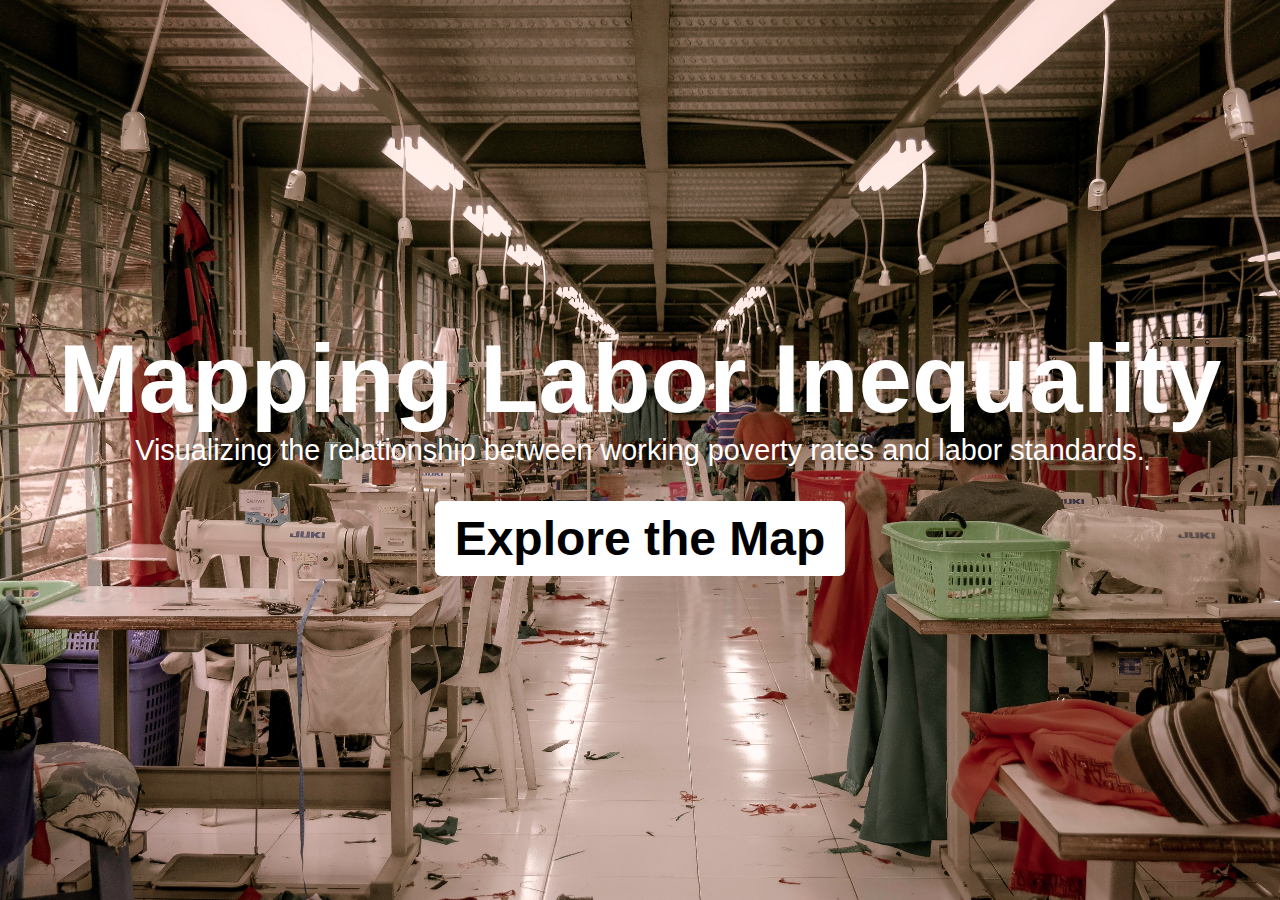
<file: Chloropleth/Landing/index.html>
<!DOCTYPE html>
<html>
	<title>Mapping Labor Inequality</title>
	<meta charset="utf-8" />
	<!-- style sheets -->
	<link rel="stylesheet" href="css/style.css">
<head>
	<meta name="viewport" content="width=device-width, initial-scale=1">
	
</head>
<body>
   <div class = "content">
	   Mapping Labor Inequality
	   <h2> Visualizing the relationship between working poverty rates and labor standards.</h2>

	   <a class= "button" href="https://siala7.github.io/Laborinth/Chloropleth/">Explore the Map</a>
   </div> 

</body>

</html>
</file>
<file: Chloropleth/Landing/css/style.css>
@import url('https://fonts.googleapis.com/css2?family=Libre+Bodoni:ital,wght@0,400;0,500;0,600;0,700;1,400;1,500;1,600;1,700&family=Maven+Pro:wght@800&display=swap');

body,html {
	margin:0;
	height:100%;
	width:100%;
}

body {
	display: grid;
    background: url('images/factory.jpg') no-repeat center center fixed; 
	-webkit-background-size: cover;
	-moz-background-size: cover;
	-o-background-size: cover;
	background-size: cover;
	grid-template-areas: 
	"content"
}

.content{
    color: white;
    font-family: Arial, Helvetica, sans-serif;
    font-size: 6em;
    font-weight: bolder;
	margin: auto;
	text-align: center; 
	text-shadow: 15px; 
}

h2{
	color: white;
	font-family: Arial, Arial, Helvetica, sans-serif; 
	font-size: .3em;
	font-weight: lighter; 
	text-shadow: 10px;
	margin: auto;
	text-align: center; 
}

.button{
	font-size: 0.5em; 
	display: inline-block;
	padding: 10px 20px;
	text-align: center;
	text-decoration: none;
	color: #000000;
	background-color: #ffffff;
	border-radius: 6px;
	outline-width: 5px;
	outline-color: #ffffff;
  }
  
  a:hover, a:active {
	background-color: rgb(0, 0, 0);
	color: #ffffff; 
	outline-width: 5px; 
	outline-color: #ffffff;
  }
</file>
